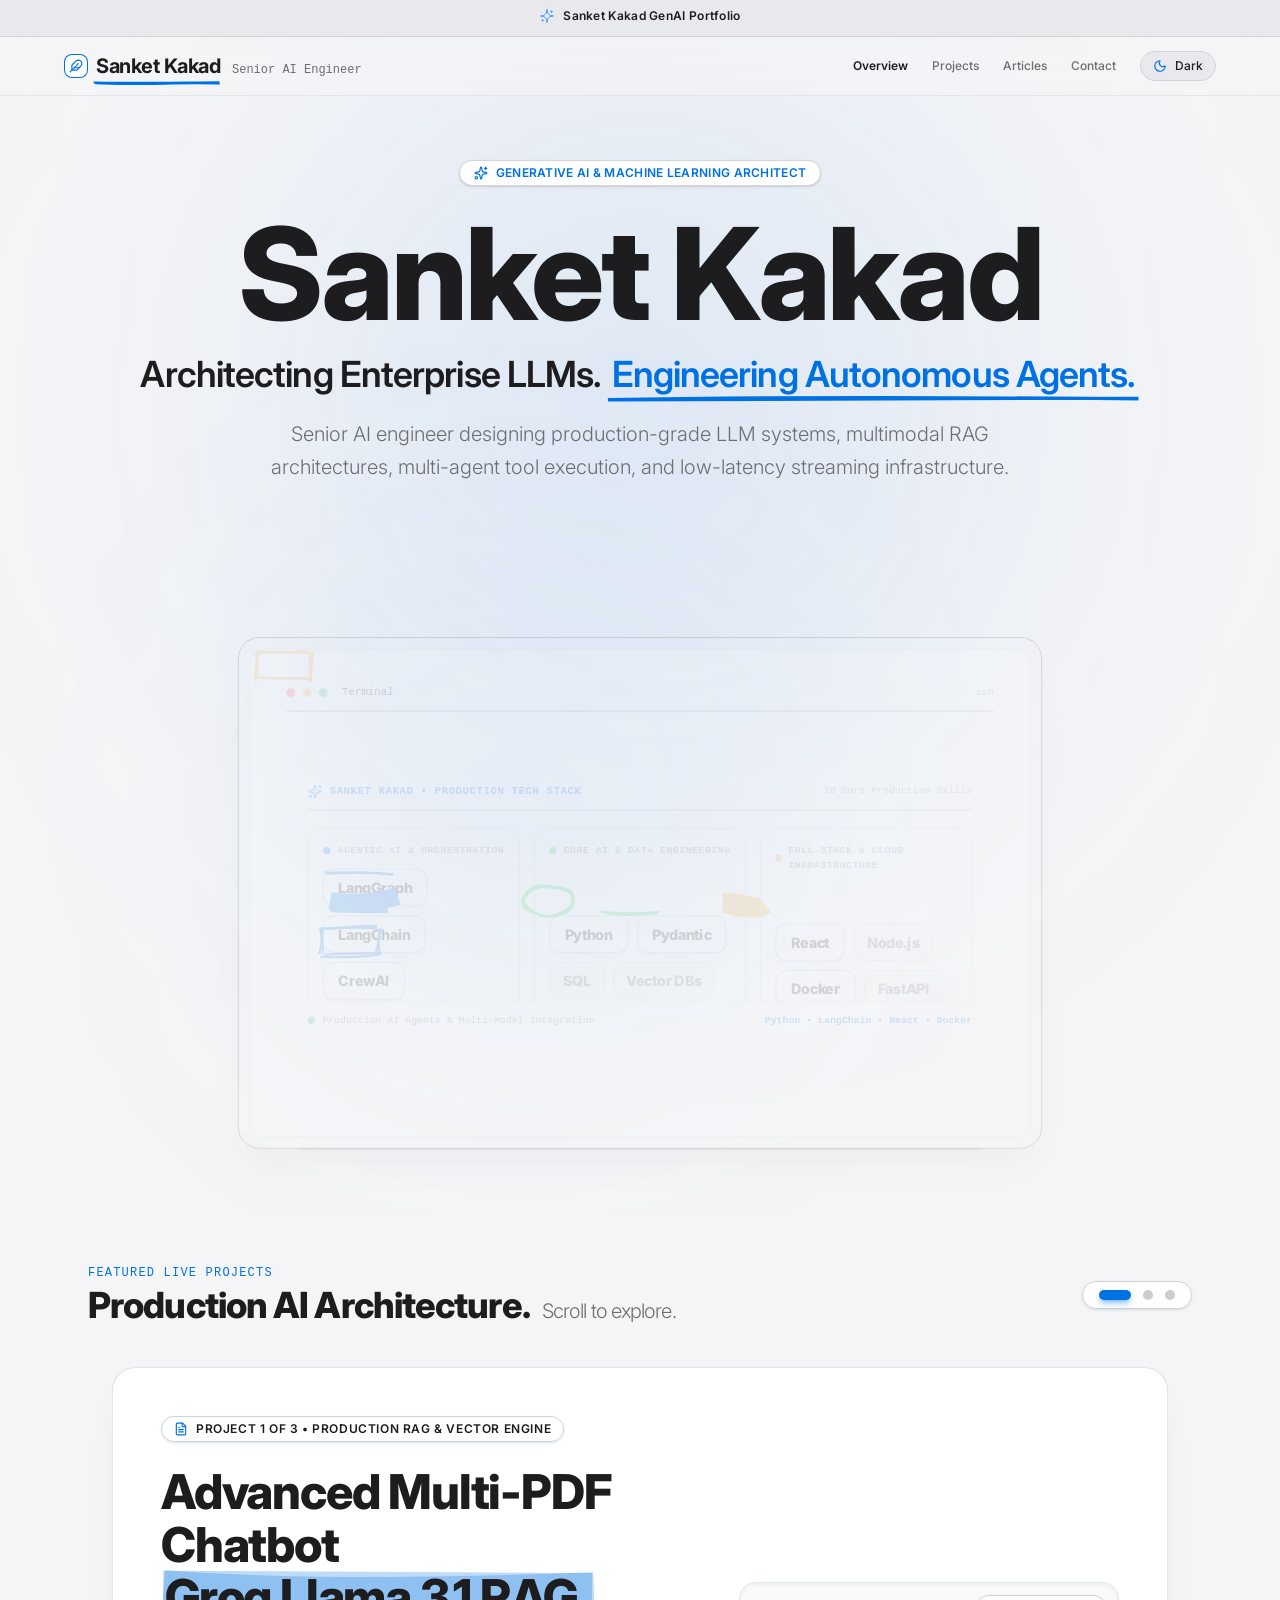
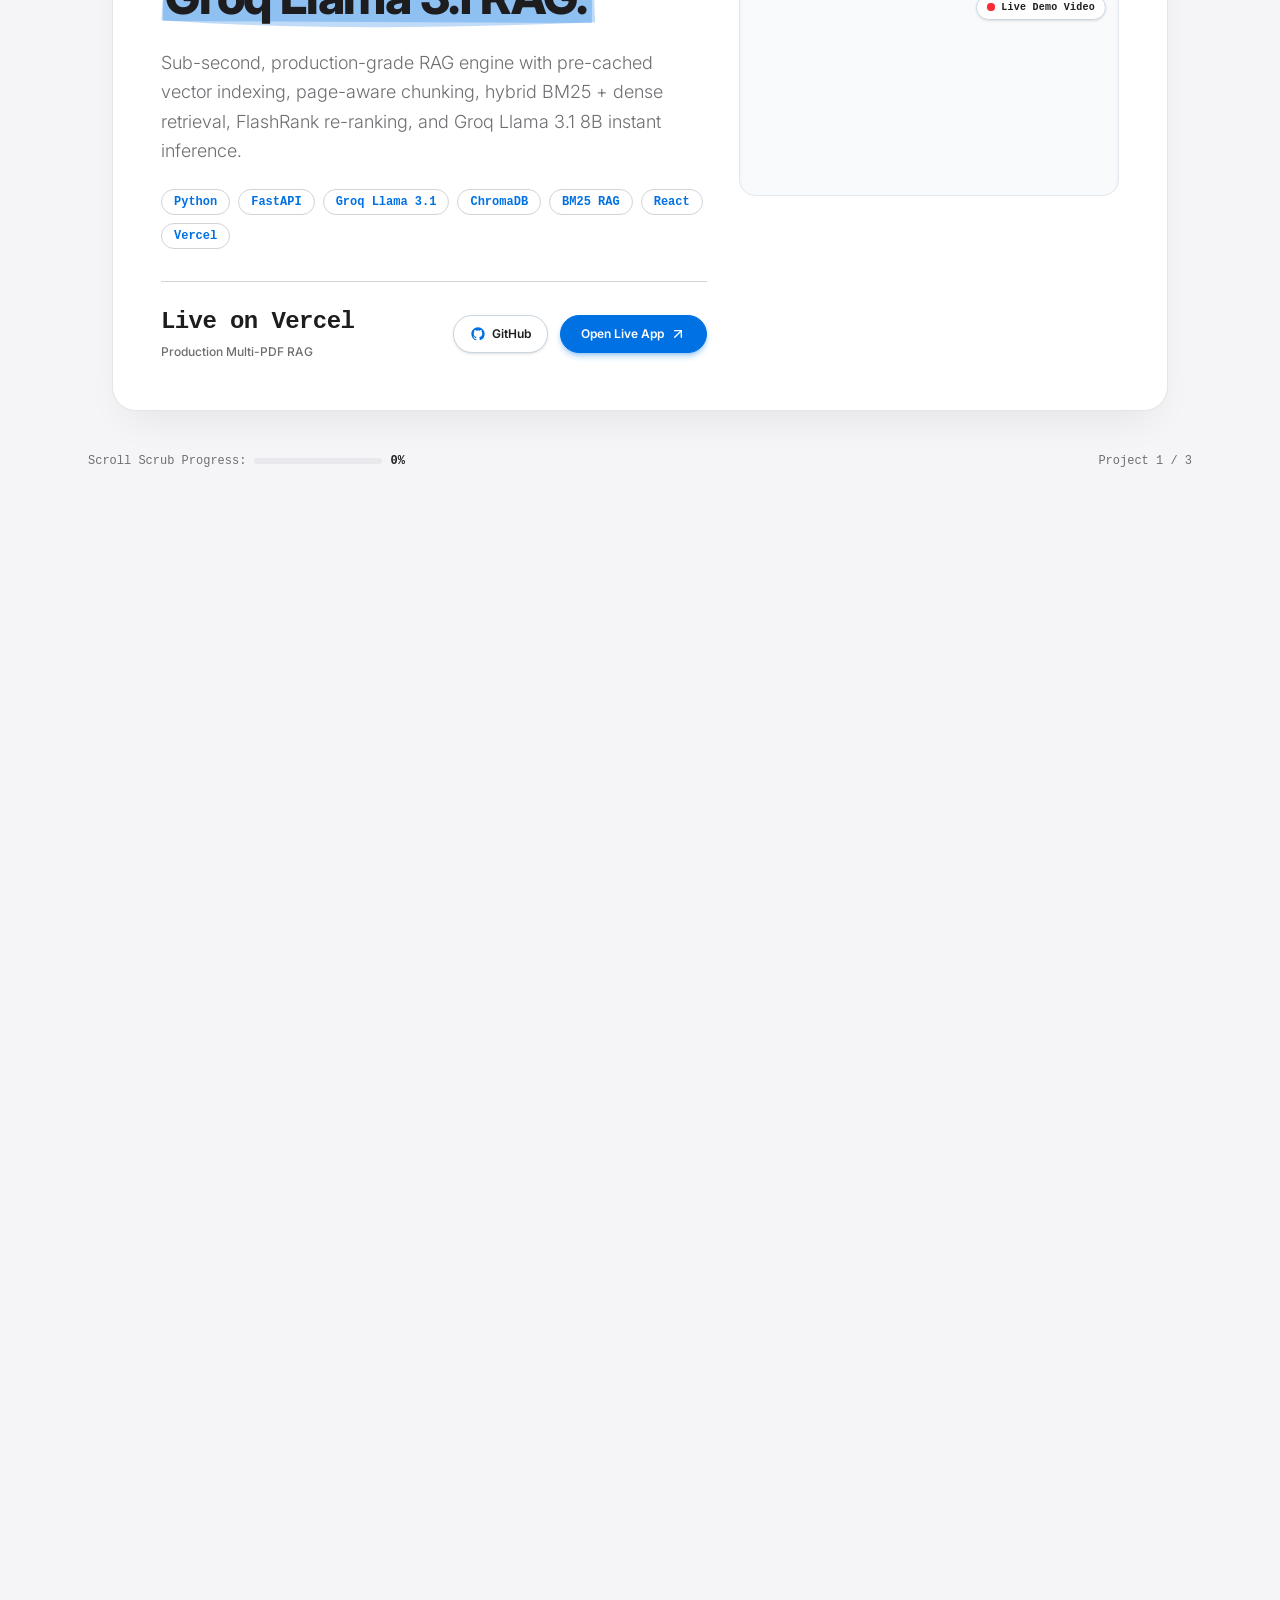
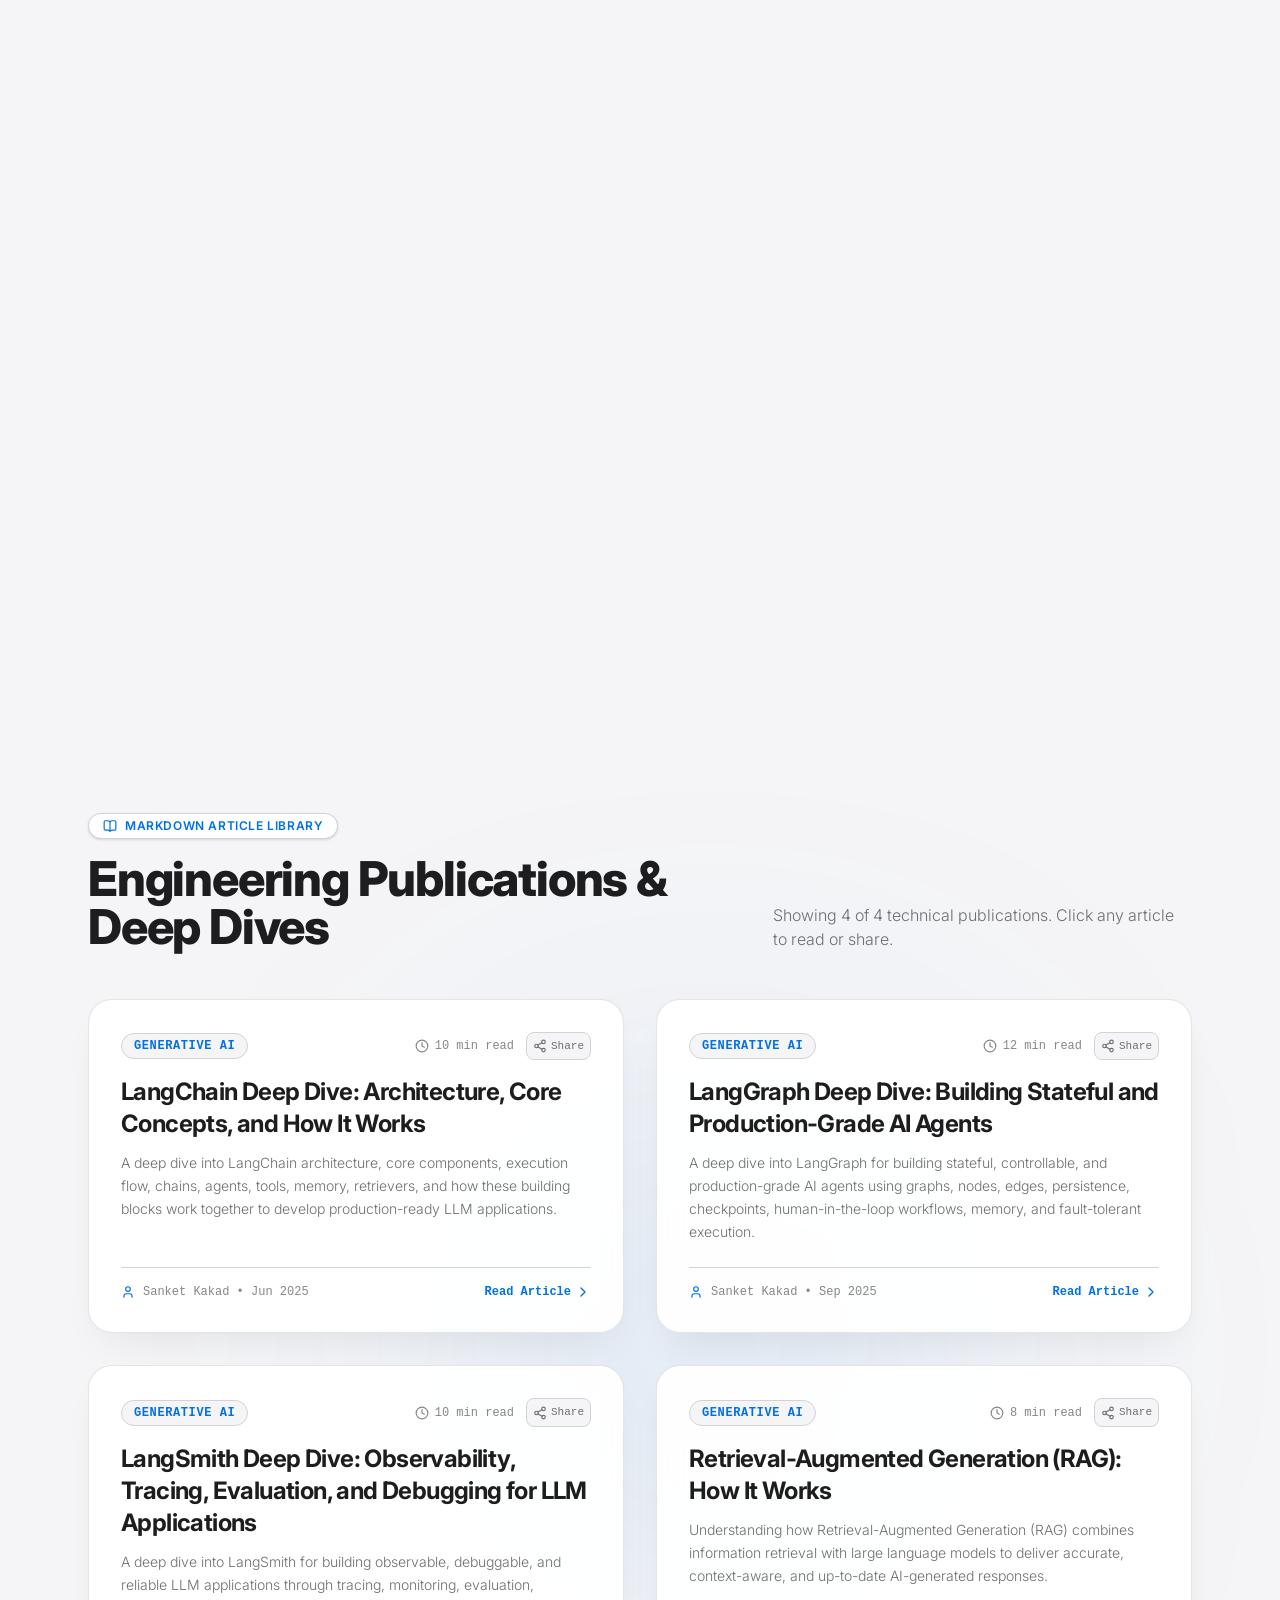
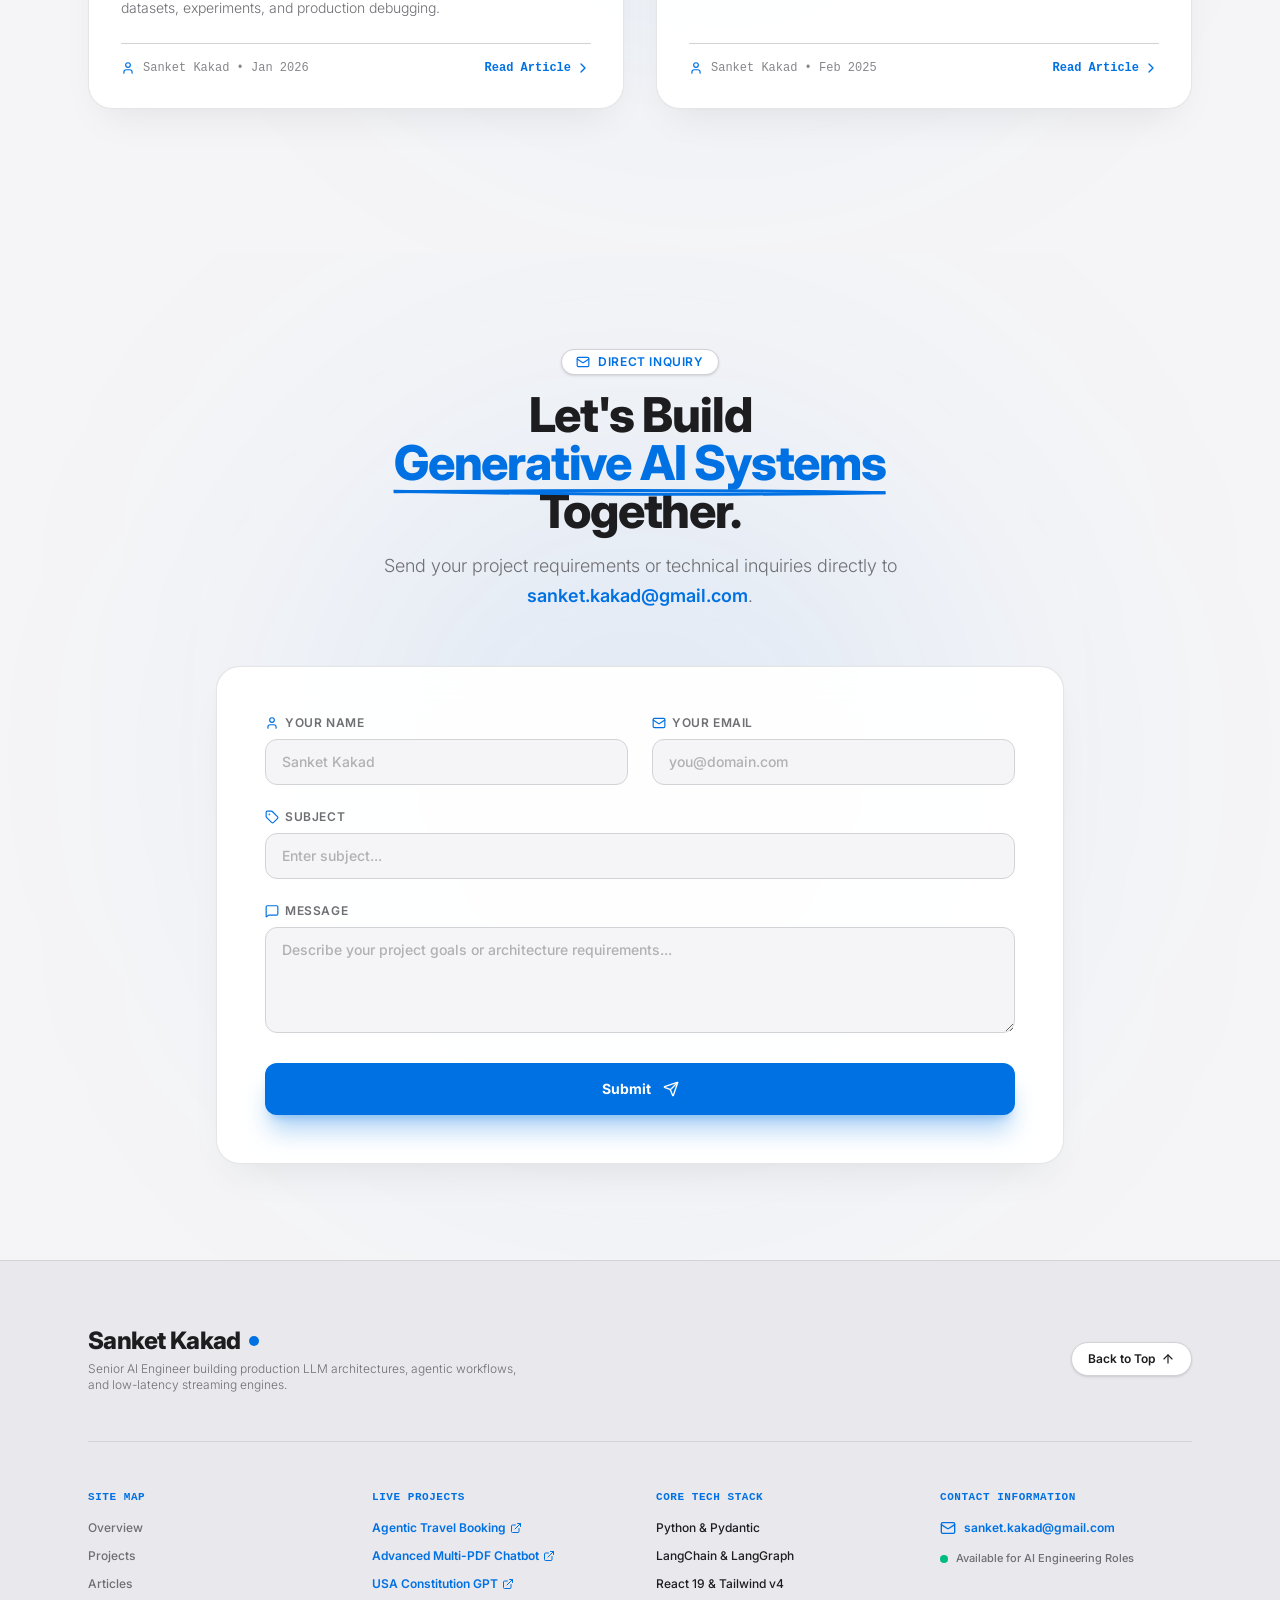
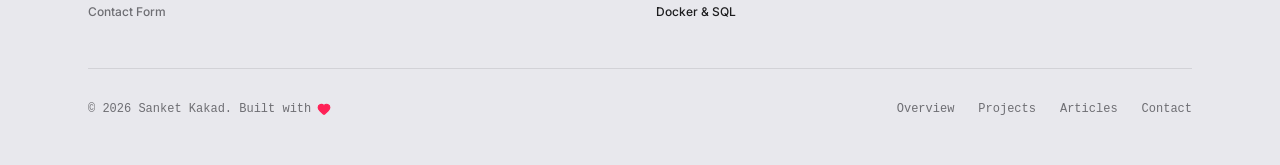
<file: index.html>
<!doctype html>
<html lang="en" class="dark scroll-smooth">
  <head>
    <meta charset="UTF-8" />
    <link rel="icon" type="image/svg+xml" href="/favicon.svg" />
    <meta name="viewport" content="width=device-width, initial-scale=1.0" />
    
    <!-- Primary Title & Meta Description -->
    <title>Sanket Kakad | Senior AI Engineer & Gen AI Portfolio</title>
    <meta name="author" content="Sanket Kakad" />
    <meta name="google-site-verification" content="google86891b0ded9342e8" />
    <meta name="description" content="Portfolio of Sanket Kakad, Senior AI Engineer specializing in stateful multi-agent LangGraph workflows, sub-100ms LLM token streaming, and confidential vector RAG architectures." />
    <meta name="keywords" content="Sanket Kakad, Senior AI Engineer, Generative AI, LangGraph, LangChain, LangSmith, RAG, Multi-Agent Systems, Vector Search, LLM Streaming" />
    <meta name="robots" content="index, follow, max-image-preview:large, max-snippet:-1, max-video-preview:-1" />
    <meta name="theme-color" content="#090a0f" />
    <link rel="canonical" href="https://sanketskakad.github.io/portfolio/" />

    <!-- Open Graph (OG) / Facebook / WhatsApp / Slack / LinkedIn / iMessage / Discord / Telegram -->
    <meta property="og:type" content="website" />
    <meta property="og:site_name" content="Sanket Kakad - Senior AI Engineer Portfolio" />
    <meta property="og:url" content="https://sanketskakad.github.io/portfolio/" />
    <meta property="og:title" content="Sanket Kakad | Senior AI Engineer & Gen AI Portfolio" />
    <meta property="og:description" content="Explore stateful multi-agent LangGraph architectures, sub-100ms LLM token streaming, and confidential RAG systems engineered by Sanket Kakad." />
    <meta property="og:image" content="https://sanketskakad.github.io/portfolio/og-image.png" />
    <meta property="og:image:type" content="image/png" />
    <meta property="og:image:width" content="1200" />
    <meta property="og:image:height" content="630" />
    <meta property="og:image:alt" content="Sanket Kakad - Senior AI Engineer Portfolio Preview" />
    <meta property="og:locale" content="en_US" />

    <!-- Twitter / X Card Meta Tags -->
    <meta name="twitter:card" content="summary_large_image" />
    <meta name="twitter:url" content="https://sanketskakad.github.io/portfolio/" />
    <meta name="twitter:title" content="Sanket Kakad | Senior AI Engineer & Gen AI Portfolio" />
    <meta name="twitter:description" content="Explore stateful multi-agent LangGraph architectures, sub-100ms LLM token streaming, and confidential RAG systems engineered by Sanket Kakad." />
    <meta name="twitter:image" content="https://sanketskakad.github.io/portfolio/og-image.png" />

    <!-- JSON-LD Structured Data for Google Rich Snippets & Knowledge Graph -->
    <script type="application/ld+json">
    {
      "@context": "https://schema.org",
      "@graph": [
        {
          "@type": "Person",
          "@id": "https://sanketskakad.github.io/portfolio/#person",
          "name": "Sanket Kakad",
          "jobTitle": "Senior AI Engineer",
          "email": "mailto:sanket.kakad@gmail.com",
          "url": "https://sanketskakad.github.io/portfolio/",
          "knowsAbout": [
            "Generative AI",
            "LangGraph",
            "LangChain",
            "LangSmith",
            "Retrieval-Augmented Generation (RAG)",
            "Multi-Agent Execution Systems",
            "Sub-100ms LLM Token Streaming Pipelines"
          ],
          "sameAs": [
            "https://sanket-kakad-agentic-travel-booking-app.onrender.com/",
            "https://github.com/sanketskakad/agentic-travel-booking-app",
            "https://huggingface.co/spaces/SANKETKAKAD/usa-constitution-gpt",
            "https://github.com/sanketskakad"
          ]
        },
        {
          "@type": "WebSite",
          "@id": "https://sanketskakad.github.io/portfolio/#website",
          "url": "https://sanketskakad.github.io/portfolio/",
          "name": "Sanket Kakad Senior AI Engineer Portfolio",
          "publisher": {
            "@id": "https://sanketskakad.github.io/portfolio/#person"
          }
        }
      ]
    }
    </script>

    <!-- Google Fonts: Inter & Plus Jakarta Sans for Apple-like typography -->
    <link rel="preconnect" href="https://fonts.googleapis.com">
    <link rel="preconnect" href="https://fonts.gstatic.com" crossorigin>
    <link href="https://fonts.googleapis.com/css2?family=Inter:wght@300;400;500;600;700;800&family=Plus+Jakarta+Sans:wght@400;600;700;800&family=Caveat:wght@500;700&family=Architects+Daughter&display=swap" rel="stylesheet">
    <script type="module" crossorigin src="/assets/index-SbZOOH27.js"></script>
    <link rel="stylesheet" crossorigin href="/assets/index-7IZsJAX4.css">
  </head>
  <body class="bg-[#090a0f] text-slate-100 antialiased selection:bg-purple-500 selection:text-white overflow-x-hidden">
    <div id="root"></div>
  </body>
</html>
</file>
